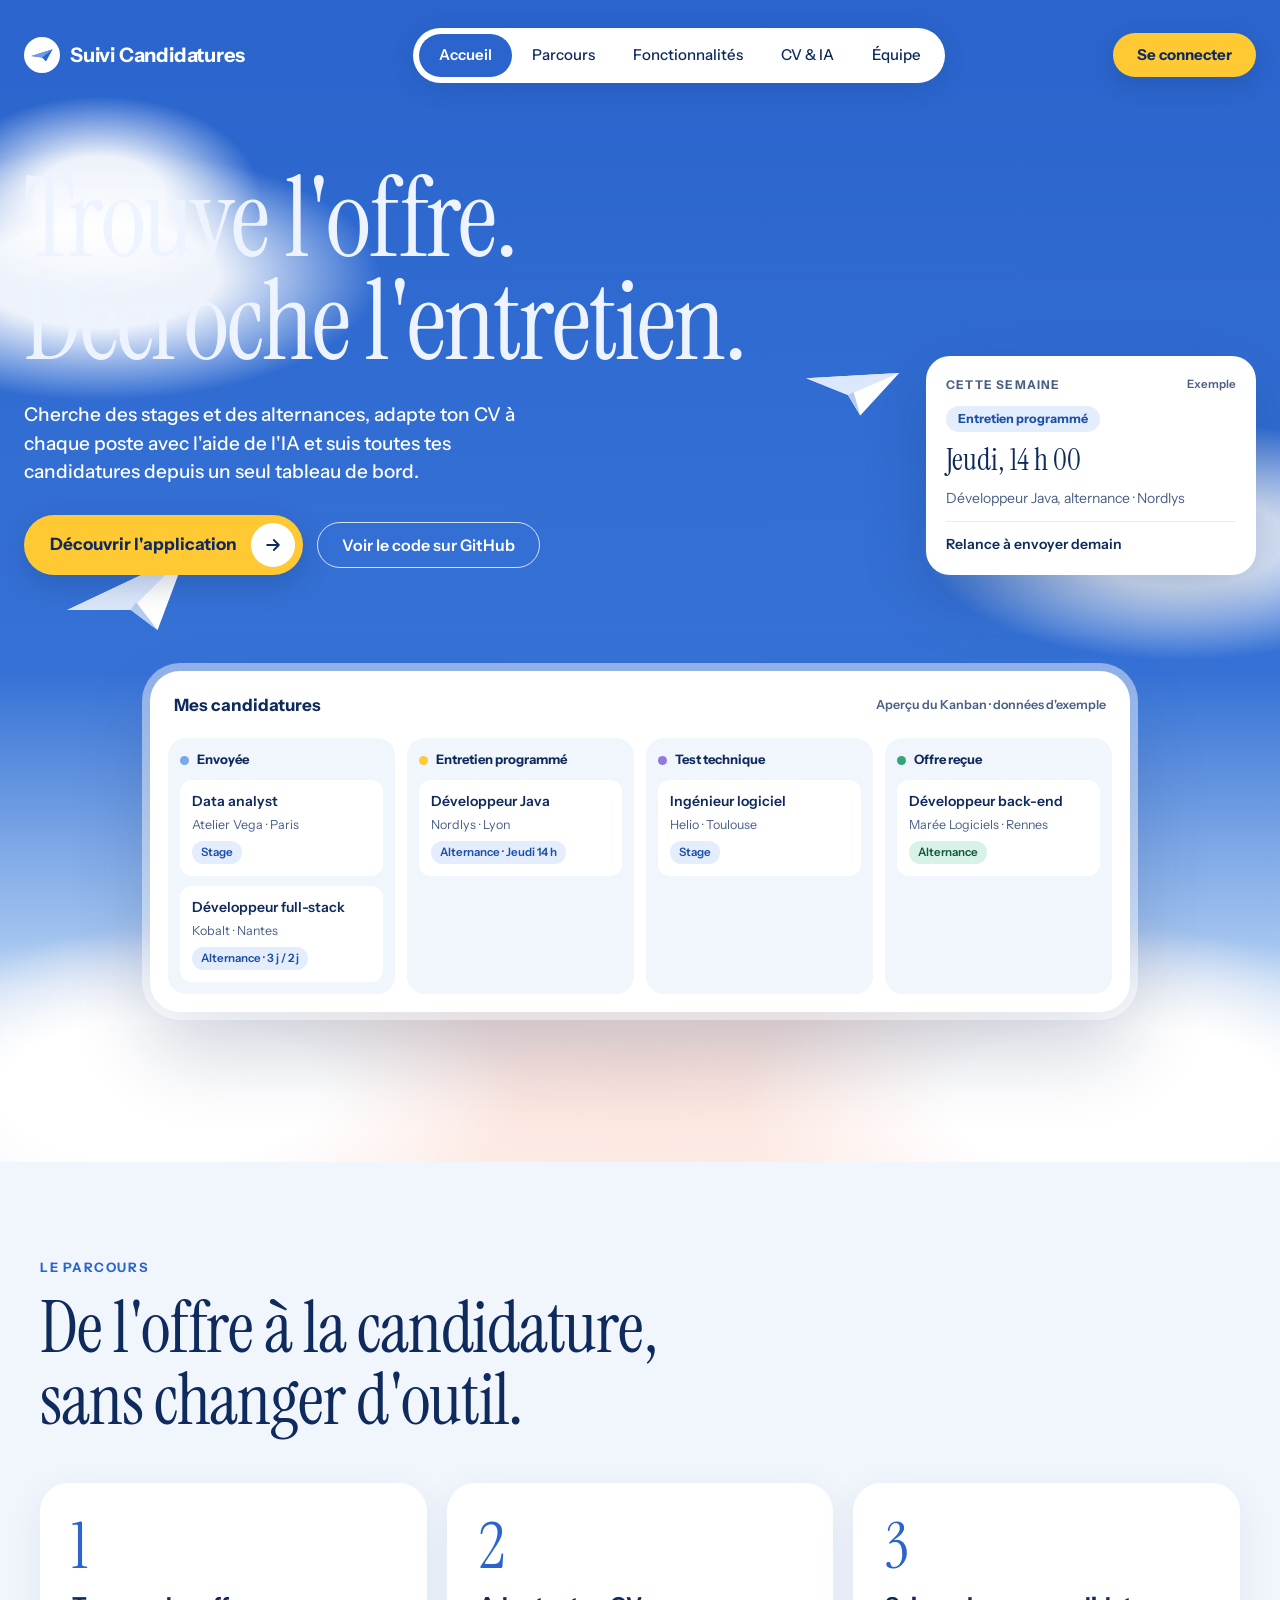
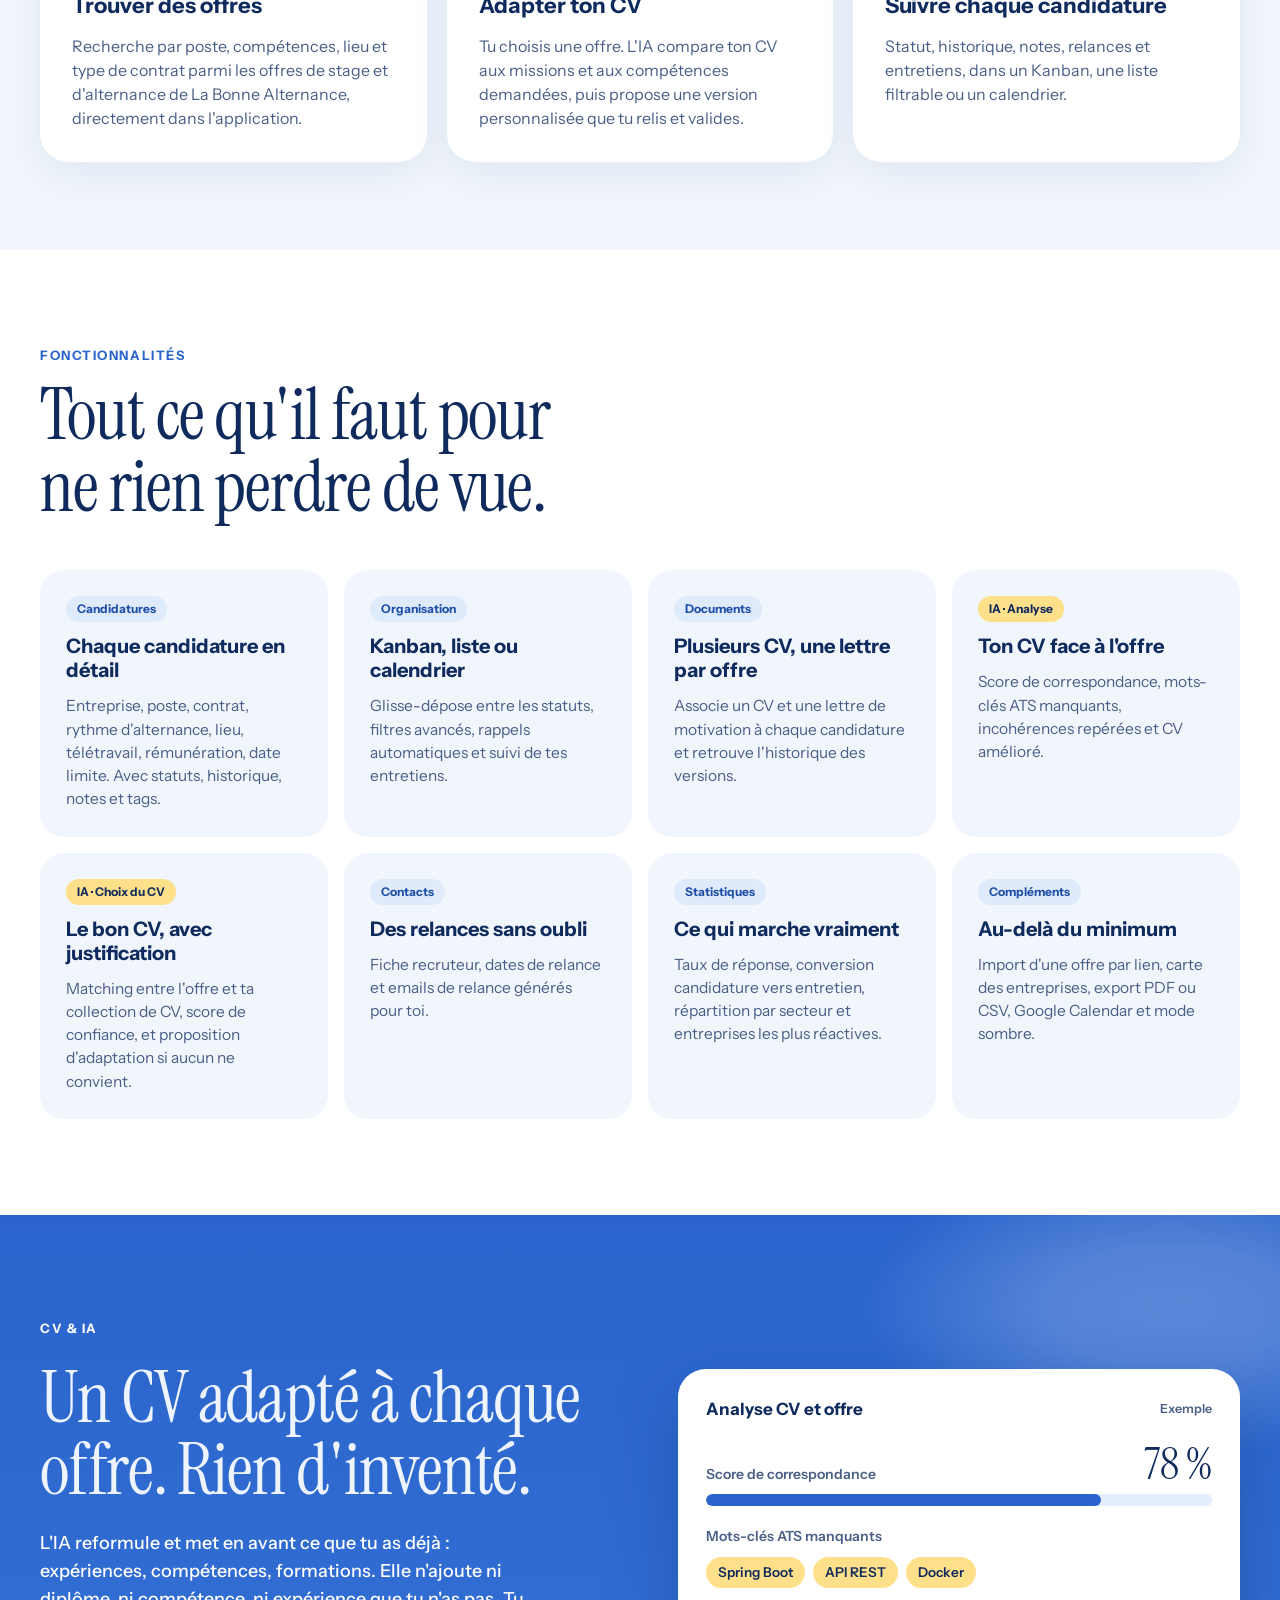
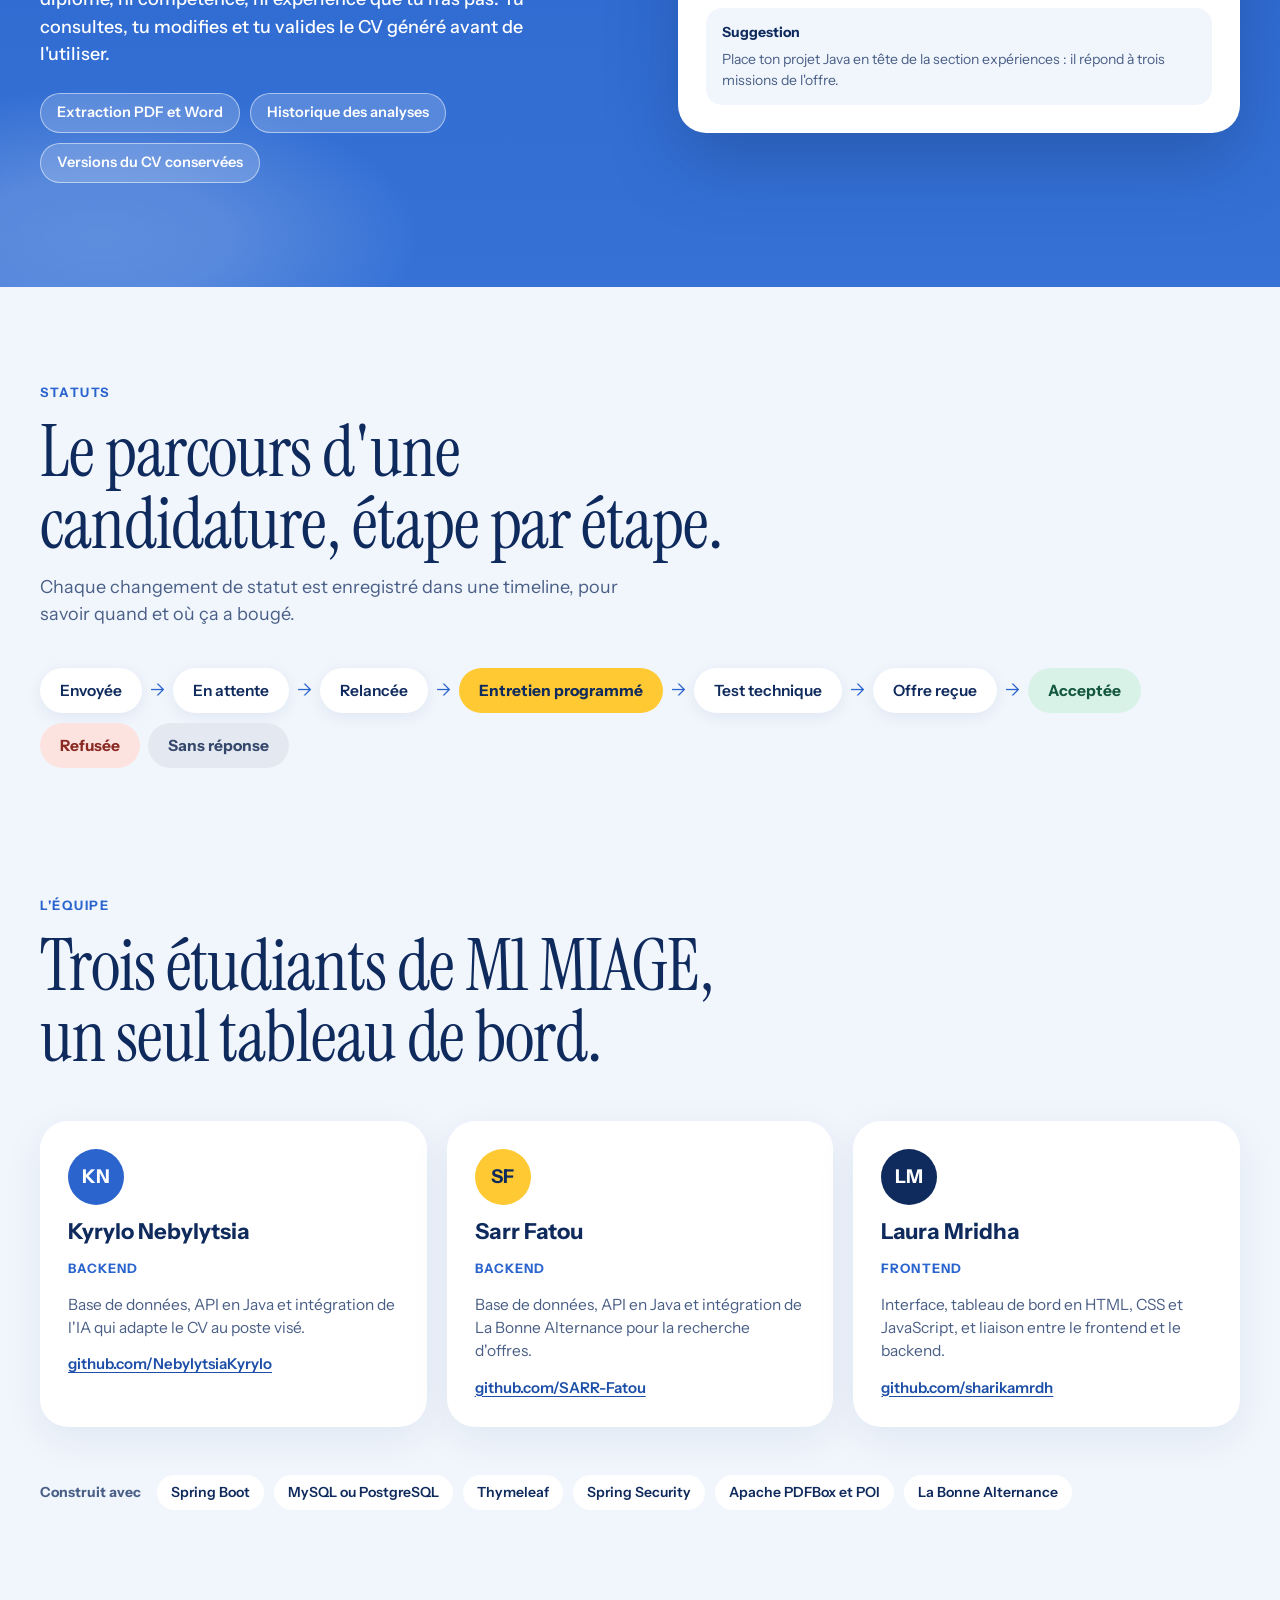
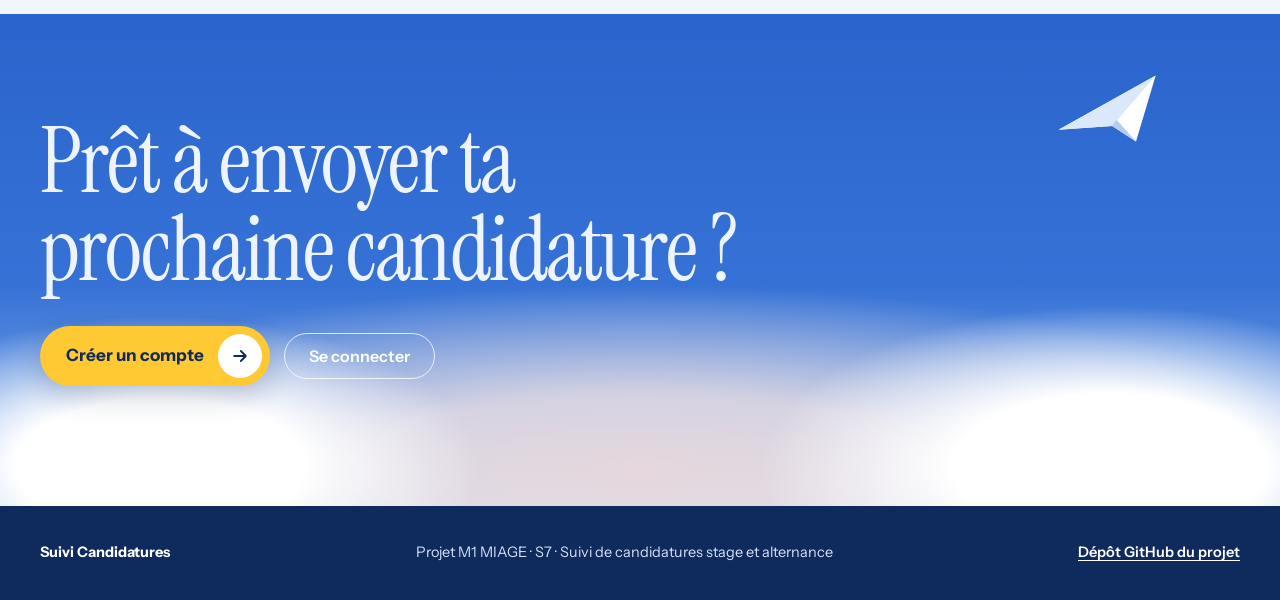
<file: src/main/resources/static/index.html>
<!doctype html>
<html lang="fr">
<head>
<meta charset="utf-8">
<meta name="viewport" content="width=device-width, initial-scale=1">
<title>Suivi Candidatures</title>
<link rel="preconnect" href="https://fonts.googleapis.com">
<link href="https://fonts.googleapis.com/css2?family=Instrument+Sans:wght@400;500;600;700&family=Instrument+Serif:ital@0;1&display=swap" rel="stylesheet">
<style>
body{margin:0;font-family:'Instrument Sans',system-ui,sans-serif;color:#0f2a5c;background:#f1f6fd}
a{text-decoration:none;color:inherit}
a:hover{opacity:.86}
a:focus-visible{outline:3px solid #0f2a5c;outline-offset:3px}
</style>
</head>
<body>
<div style="width:100%;box-sizing:border-box;background:#f1f6fd;font-family:'Instrument Sans',system-ui,sans-serif;color:#0f2a5c;line-height:1.5">

<!-- ============ HERO : ciel, nuages, avions en papier ============ -->
<header id="accueil" style="position:relative;overflow:hidden;background:linear-gradient(180deg,#2a64cc 0%,#3672d6 58%,#bcd6f5 86%,#f1f6fd 100%)">

<!-- nuages (décor) -->
<div aria-hidden="true" style="position:absolute;left:-180px;top:150px;width:560px;height:250px;background:radial-gradient(closest-side,#fff 0%,#fff 42%,rgba(255,255,255,0) 100%);opacity:.92"></div>
<div aria-hidden="true" style="position:absolute;left:-60px;top:96px;width:320px;height:200px;background:radial-gradient(closest-side,#fff 0%,#fff 40%,rgba(255,255,255,0) 100%);opacity:.9"></div>
<div aria-hidden="true" style="position:absolute;right:-160px;top:420px;width:520px;height:240px;background:radial-gradient(closest-side,#fff 0%,#fff 40%,rgba(255,255,255,0) 100%);opacity:.8"></div>
<div aria-hidden="true" style="position:absolute;left:50%;bottom:-120px;width:1500px;height:420px;margin-left:-750px;background:radial-gradient(closest-side,#ffe3da 0%,#ffe9e2 45%,rgba(255,233,226,0) 100%);opacity:.9"></div>
<div aria-hidden="true" style="position:absolute;left:-200px;bottom:-90px;width:720px;height:320px;background:radial-gradient(closest-side,#fff 0%,#fff 45%,rgba(255,255,255,0) 100%)"></div>
<div aria-hidden="true" style="position:absolute;right:-220px;bottom:-110px;width:760px;height:340px;background:radial-gradient(closest-side,#fff 0%,#fff 45%,rgba(255,255,255,0) 100%)"></div>

<!-- avions en papier (décor) -->
<svg aria-hidden="true" viewBox="0 0 120 70" style="position:absolute;left:5%;top:560px;width:130px;transform:rotate(-8deg)"><path d="M2 38 L118 2 L82 68 L60 46 Z" fill="#fff"/><path d="M2 38 L60 46 L118 2 Z" fill="#dbe8fb"/><path d="M60 46 L82 68 L66 40 Z" fill="#b5ccf0"/></svg>
<svg aria-hidden="true" viewBox="0 0 120 70" style="position:absolute;right:30%;top:360px;width:92px;transform:rotate(14deg)"><path d="M2 38 L118 2 L82 68 L60 46 Z" fill="#fff"/><path d="M2 38 L60 46 L118 2 Z" fill="#dbe8fb"/><path d="M60 46 L82 68 L66 40 Z" fill="#b5ccf0"/></svg>

<div style="position:relative;z-index:1;max-width:1280px;margin:0 auto;box-sizing:border-box;padding:28px 24px 150px;display:flex;flex-direction:column">

<!-- navigation -->
<nav aria-label="Navigation principale" style="display:flex;flex-wrap:wrap;align-items:center;justify-content:space-between;gap:16px">
<a href="#accueil" style="display:flex;align-items:center;gap:10px;color:#fff;font-weight:700;font-size:20px;letter-spacing:-.01em">
<span style="display:flex;align-items:center;justify-content:center;width:36px;height:36px;border-radius:50%;background:#fff">
<svg aria-hidden="true" viewBox="0 0 120 70" style="width:22px"><path d="M2 38 L118 2 L82 68 L60 46 Z" fill="#2a64cc"/><path d="M2 38 L60 46 L118 2 Z" fill="#6f9ae6"/></svg>
</span>
<span>Suivi Candidatures</span>
</a>
<div style="display:flex;flex-wrap:wrap;gap:2px;padding:6px;background:#fff;border-radius:999px;box-shadow:0 6px 24px rgba(15,42,92,.14)">
<a href="#accueil" style="padding:10px 20px;border-radius:999px;background:#2a64cc;color:#fff;font-size:15px;font-weight:600">Accueil</a>
<a href="#parcours" style="padding:10px 18px;border-radius:999px;font-size:15px;font-weight:500">Parcours</a>
<a href="#fonctionnalites" style="padding:10px 18px;border-radius:999px;font-size:15px;font-weight:500">Fonctionnalités</a>
<a href="#ia" style="padding:10px 18px;border-radius:999px;font-size:15px;font-weight:500">CV &amp; IA</a>
<a href="#equipe" style="padding:10px 18px;border-radius:999px;font-size:15px;font-weight:500">Équipe</a>
</div>
<a href="connexion.html" style="display:inline-flex;align-items:center;gap:10px;min-height:44px;box-sizing:border-box;padding:0 24px;border-radius:999px;background:#ffc933;color:#0f2a5c;font-size:15px;font-weight:700;box-shadow:0 8px 22px rgba(15,42,92,.2)">Se connecter</a>
</nav>

<!-- titre + appels à l'action -->
<div style="display:flex;flex-wrap:wrap;align-items:flex-end;justify-content:space-between;gap:40px;margin-top:84px">
<div style="flex:1 1 560px;min-width:0;display:flex;flex-direction:column;gap:28px">
<h1 style="margin:0;font-family:'Instrument Serif',Georgia,serif;font-weight:400;font-size:clamp(54px,8.6vw,124px);line-height:.94;letter-spacing:-.02em;color:#eef4ff">Trouve l'offre.<br>Décroche l'entretien.</h1>
<p style="margin:0;max-width:540px;font-size:19px;line-height:1.5;font-weight:500;color:#fff">Cherche des stages et des alternances, adapte ton CV à chaque poste avec l'aide de l'IA et suis toutes tes candidatures depuis un seul tableau de bord.</p>
<div style="display:flex;flex-wrap:wrap;align-items:center;gap:14px">
<a href="#parcours" style="display:inline-flex;align-items:center;gap:14px;padding:8px 8px 8px 26px;border-radius:999px;background:#ffc933;color:#0f2a5c;font-size:17px;font-weight:700;box-shadow:0 10px 28px rgba(15,42,92,.22)">
<span>Découvrir l'application</span>
<span style="display:flex;align-items:center;justify-content:center;width:44px;height:44px;border-radius:50%;background:#fff">
<svg aria-hidden="true" viewBox="0 0 24 24" width="20" height="20" fill="none" stroke="#0f2a5c" stroke-width="2.2" stroke-linecap="round" stroke-linejoin="round"><path d="M5 12h14M13 6l6 6-6 6"/></svg>
</span>
</a>
<a href="https://github.com/projet-miage-m1-candidatures/suivi-candidatures" style="display:inline-flex;align-items:center;min-height:44px;padding:0 24px;border-radius:999px;border:1.5px solid rgba(255,255,255,.8);color:#fff;font-size:16px;font-weight:600">Voir le code sur GitHub</a>
</div>
</div>

<!-- carte flottante -->
<div style="flex:0 1 290px;min-width:0;display:flex;flex-direction:column;gap:12px;padding:20px;background:#fff;border-radius:24px;box-shadow:0 24px 60px rgba(15,42,92,.22)">
<div style="display:flex;align-items:center;justify-content:space-between;gap:10px">
<span style="font-size:12px;font-weight:700;letter-spacing:.1em;text-transform:uppercase;color:#4a5f86">Cette semaine</span>
<span style="font-size:11.5px;font-weight:600;color:#4a5f86">Exemple</span>
</div>
<div style="align-self:flex-start;font-size:12.5px;font-weight:700;color:#1d4fa8;background:#e3edfc;border-radius:999px;padding:4px 12px">Entretien programmé</div>
<div style="font-family:'Instrument Serif',Georgia,serif;font-size:30px;line-height:1.05">Jeudi, 14 h 00</div>
<div style="font-size:14px;color:#4a5f86">Développeur Java, alternance · Nordlys</div>
<div style="height:1px;background:#e3edfc"></div>
<div style="font-size:14px;font-weight:600">Relance à envoyer demain</div>
</div>
</div>

<!-- aperçu du tableau de bord -->
<div id="apercu" style="margin:96px auto 0;width:100%;max-width:980px;box-sizing:border-box;padding:18px;background:#fff;border-radius:30px;box-shadow:0 0 0 8px rgba(255,255,255,.45),0 40px 80px rgba(15,42,92,.2);display:flex;flex-direction:column;gap:16px">
<div style="display:flex;flex-wrap:wrap;align-items:center;justify-content:space-between;gap:10px;padding:4px 6px">
<div style="font-size:17px;font-weight:700">Mes candidatures</div>
<div style="font-size:12.5px;font-weight:600;color:#4a5f86">Aperçu du Kanban · données d'exemple</div>
</div>
<div style="display:flex;flex-wrap:wrap;gap:12px">

<div style="flex:1 1 200px;min-width:0;box-sizing:border-box;padding:12px;background:#f1f6fd;border-radius:18px;display:flex;flex-direction:column;gap:10px">
<div style="display:flex;align-items:center;gap:8px;font-size:13px;font-weight:700"><span aria-hidden="true" style="width:9px;height:9px;border-radius:50%;background:#7aa7ee"></span>Envoyée</div>
<div style="background:#fff;border-radius:12px;padding:12px;display:flex;flex-direction:column;gap:6px">
<div style="font-size:14px;font-weight:600;line-height:1.3">Data analyst</div>
<div style="font-size:12.5px;color:#4a5f86">Atelier Vega · Paris</div>
<div style="align-self:flex-start;font-size:11.5px;font-weight:600;color:#1d4fa8;background:#e3edfc;border-radius:999px;padding:3px 9px">Stage</div>
</div>
<div style="background:#fff;border-radius:12px;padding:12px;display:flex;flex-direction:column;gap:6px">
<div style="font-size:14px;font-weight:600;line-height:1.3">Développeur full-stack</div>
<div style="font-size:12.5px;color:#4a5f86">Kobalt · Nantes</div>
<div style="align-self:flex-start;font-size:11.5px;font-weight:600;color:#1d4fa8;background:#e3edfc;border-radius:999px;padding:3px 9px">Alternance · 3 j / 2 j</div>
</div>
</div>

<div style="flex:1 1 200px;min-width:0;box-sizing:border-box;padding:12px;background:#f1f6fd;border-radius:18px;display:flex;flex-direction:column;gap:10px">
<div style="display:flex;align-items:center;gap:8px;font-size:13px;font-weight:700"><span aria-hidden="true" style="width:9px;height:9px;border-radius:50%;background:#ffc933"></span>Entretien programmé</div>
<div style="background:#fff;border-radius:12px;padding:12px;display:flex;flex-direction:column;gap:6px">
<div style="font-size:14px;font-weight:600;line-height:1.3">Développeur Java</div>
<div style="font-size:12.5px;color:#4a5f86">Nordlys · Lyon</div>
<div style="align-self:flex-start;font-size:11.5px;font-weight:600;color:#1d4fa8;background:#e3edfc;border-radius:999px;padding:3px 9px">Alternance · Jeudi 14 h</div>
</div>
</div>

<div style="flex:1 1 200px;min-width:0;box-sizing:border-box;padding:12px;background:#f1f6fd;border-radius:18px;display:flex;flex-direction:column;gap:10px">
<div style="display:flex;align-items:center;gap:8px;font-size:13px;font-weight:700"><span aria-hidden="true" style="width:9px;height:9px;border-radius:50%;background:#8f7be0"></span>Test technique</div>
<div style="background:#fff;border-radius:12px;padding:12px;display:flex;flex-direction:column;gap:6px">
<div style="font-size:14px;font-weight:600;line-height:1.3">Ingénieur logiciel</div>
<div style="font-size:12.5px;color:#4a5f86">Helio · Toulouse</div>
<div style="align-self:flex-start;font-size:11.5px;font-weight:600;color:#1d4fa8;background:#e3edfc;border-radius:999px;padding:3px 9px">Stage</div>
</div>
</div>

<div style="flex:1 1 200px;min-width:0;box-sizing:border-box;padding:12px;background:#f1f6fd;border-radius:18px;display:flex;flex-direction:column;gap:10px">
<div style="display:flex;align-items:center;gap:8px;font-size:13px;font-weight:700"><span aria-hidden="true" style="width:9px;height:9px;border-radius:50%;background:#2fa77a"></span>Offre reçue</div>
<div style="background:#fff;border-radius:12px;padding:12px;display:flex;flex-direction:column;gap:6px">
<div style="font-size:14px;font-weight:600;line-height:1.3">Développeur back-end</div>
<div style="font-size:12.5px;color:#4a5f86">Marée Logiciels · Rennes</div>
<div style="align-self:flex-start;font-size:11.5px;font-weight:600;color:#14573f;background:#d9f2e8;border-radius:999px;padding:3px 9px">Alternance</div>
</div>
</div>

</div>
</div>

</div>
</header>

<!-- ============ PARCOURS ============ -->
<section id="parcours" style="padding:96px 24px 88px;box-sizing:border-box">
<div style="max-width:1200px;margin:0 auto;display:flex;flex-direction:column;gap:48px">
<div style="display:flex;flex-direction:column;gap:14px;max-width:820px">
<div style="font-size:13px;font-weight:700;letter-spacing:.12em;text-transform:uppercase;color:#2a64cc">Le parcours</div>
<h2 style="margin:0;font-family:'Instrument Serif',Georgia,serif;font-weight:400;font-size:clamp(40px,5.6vw,72px);line-height:1;letter-spacing:-.015em;text-wrap:balance">De l'offre à la candidature, sans changer d'outil.</h2>
</div>
<div style="display:flex;flex-wrap:wrap;gap:20px">

<div style="flex:1 1 300px;min-width:0;box-sizing:border-box;padding:32px;background:#fff;border-radius:28px;display:flex;flex-direction:column;gap:14px;box-shadow:0 12px 40px rgba(15,42,92,.07)">
<div style="font-family:'Instrument Serif',Georgia,serif;font-size:64px;line-height:1;color:#2a64cc">1</div>
<h3 style="margin:0;font-size:22px;line-height:1.2">Trouver des offres</h3>
<p style="margin:0;font-size:16px;color:#4a5f86">Recherche par poste, compétences, lieu et type de contrat parmi les offres de stage et d'alternance de La Bonne Alternance, directement dans l'application.</p>
</div>

<div style="flex:1 1 300px;min-width:0;box-sizing:border-box;padding:32px;background:#fff;border-radius:28px;display:flex;flex-direction:column;gap:14px;box-shadow:0 12px 40px rgba(15,42,92,.07)">
<div style="font-family:'Instrument Serif',Georgia,serif;font-size:64px;line-height:1;color:#2a64cc">2</div>
<h3 style="margin:0;font-size:22px;line-height:1.2">Adapter ton CV</h3>
<p style="margin:0;font-size:16px;color:#4a5f86">Tu choisis une offre. L'IA compare ton CV aux missions et aux compétences demandées, puis propose une version personnalisée que tu relis et valides.</p>
</div>

<div style="flex:1 1 300px;min-width:0;box-sizing:border-box;padding:32px;background:#fff;border-radius:28px;display:flex;flex-direction:column;gap:14px;box-shadow:0 12px 40px rgba(15,42,92,.07)">
<div style="font-family:'Instrument Serif',Georgia,serif;font-size:64px;line-height:1;color:#2a64cc">3</div>
<h3 style="margin:0;font-size:22px;line-height:1.2">Suivre chaque candidature</h3>
<p style="margin:0;font-size:16px;color:#4a5f86">Statut, historique, notes, relances et entretiens, dans un Kanban, une liste filtrable ou un calendrier.</p>
</div>

</div>
</div>
</section>

<!-- ============ FONCTIONNALITÉS ============ -->
<section id="fonctionnalites" style="padding:96px 24px;box-sizing:border-box;background:#fff">
<div style="max-width:1200px;margin:0 auto;display:flex;flex-direction:column;gap:48px">
<div style="display:flex;flex-direction:column;gap:14px;max-width:820px">
<div style="font-size:13px;font-weight:700;letter-spacing:.12em;text-transform:uppercase;color:#2a64cc">Fonctionnalités</div>
<h2 style="margin:0;font-family:'Instrument Serif',Georgia,serif;font-weight:400;font-size:clamp(40px,5.6vw,72px);line-height:1;letter-spacing:-.015em;text-wrap:balance">Tout ce qu'il faut pour ne rien perdre de vue.</h2>
</div>
<div style="display:flex;flex-wrap:wrap;gap:16px">

<div style="flex:1 1 250px;min-width:0;box-sizing:border-box;padding:26px;background:#f1f6fd;border-radius:24px;display:flex;flex-direction:column;gap:12px">
<div style="align-self:flex-start;font-size:12px;font-weight:700;color:#1d4fa8;background:#dfeafb;border-radius:999px;padding:4px 11px">Candidatures</div>
<h3 style="margin:0;font-size:20px;line-height:1.2">Chaque candidature en détail</h3>
<p style="margin:0;font-size:15.5px;color:#4a5f86">Entreprise, poste, contrat, rythme d'alternance, lieu, télétravail, rémunération, date limite. Avec statuts, historique, notes et tags.</p>
</div>

<div style="flex:1 1 250px;min-width:0;box-sizing:border-box;padding:26px;background:#f1f6fd;border-radius:24px;display:flex;flex-direction:column;gap:12px">
<div style="align-self:flex-start;font-size:12px;font-weight:700;color:#1d4fa8;background:#dfeafb;border-radius:999px;padding:4px 11px">Organisation</div>
<h3 style="margin:0;font-size:20px;line-height:1.2">Kanban, liste ou calendrier</h3>
<p style="margin:0;font-size:15.5px;color:#4a5f86">Glisse-dépose entre les statuts, filtres avancés, rappels automatiques et suivi de tes entretiens.</p>
</div>

<div style="flex:1 1 250px;min-width:0;box-sizing:border-box;padding:26px;background:#f1f6fd;border-radius:24px;display:flex;flex-direction:column;gap:12px">
<div style="align-self:flex-start;font-size:12px;font-weight:700;color:#1d4fa8;background:#dfeafb;border-radius:999px;padding:4px 11px">Documents</div>
<h3 style="margin:0;font-size:20px;line-height:1.2">Plusieurs CV, une lettre par offre</h3>
<p style="margin:0;font-size:15.5px;color:#4a5f86">Associe un CV et une lettre de motivation à chaque candidature et retrouve l'historique des versions.</p>
</div>

<div style="flex:1 1 250px;min-width:0;box-sizing:border-box;padding:26px;background:#f1f6fd;border-radius:24px;display:flex;flex-direction:column;gap:12px">
<div style="align-self:flex-start;font-size:12px;font-weight:700;color:#0f2a5c;background:#ffe08a;border-radius:999px;padding:4px 11px">IA · Analyse</div>
<h3 style="margin:0;font-size:20px;line-height:1.2">Ton CV face à l'offre</h3>
<p style="margin:0;font-size:15.5px;color:#4a5f86">Score de correspondance, mots-clés ATS manquants, incohérences repérées et CV amélioré.</p>
</div>

<div style="flex:1 1 250px;min-width:0;box-sizing:border-box;padding:26px;background:#f1f6fd;border-radius:24px;display:flex;flex-direction:column;gap:12px">
<div style="align-self:flex-start;font-size:12px;font-weight:700;color:#0f2a5c;background:#ffe08a;border-radius:999px;padding:4px 11px">IA · Choix du CV</div>
<h3 style="margin:0;font-size:20px;line-height:1.2">Le bon CV, avec justification</h3>
<p style="margin:0;font-size:15.5px;color:#4a5f86">Matching entre l'offre et ta collection de CV, score de confiance, et proposition d'adaptation si aucun ne convient.</p>
</div>

<div style="flex:1 1 250px;min-width:0;box-sizing:border-box;padding:26px;background:#f1f6fd;border-radius:24px;display:flex;flex-direction:column;gap:12px">
<div style="align-self:flex-start;font-size:12px;font-weight:700;color:#1d4fa8;background:#dfeafb;border-radius:999px;padding:4px 11px">Contacts</div>
<h3 style="margin:0;font-size:20px;line-height:1.2">Des relances sans oubli</h3>
<p style="margin:0;font-size:15.5px;color:#4a5f86">Fiche recruteur, dates de relance et emails de relance générés pour toi.</p>
</div>

<div style="flex:1 1 250px;min-width:0;box-sizing:border-box;padding:26px;background:#f1f6fd;border-radius:24px;display:flex;flex-direction:column;gap:12px">
<div style="align-self:flex-start;font-size:12px;font-weight:700;color:#1d4fa8;background:#dfeafb;border-radius:999px;padding:4px 11px">Statistiques</div>
<h3 style="margin:0;font-size:20px;line-height:1.2">Ce qui marche vraiment</h3>
<p style="margin:0;font-size:15.5px;color:#4a5f86">Taux de réponse, conversion candidature vers entretien, répartition par secteur et entreprises les plus réactives.</p>
</div>

<div style="flex:1 1 250px;min-width:0;box-sizing:border-box;padding:26px;background:#f1f6fd;border-radius:24px;display:flex;flex-direction:column;gap:12px">
<div style="align-self:flex-start;font-size:12px;font-weight:700;color:#1d4fa8;background:#dfeafb;border-radius:999px;padding:4px 11px">Compléments</div>
<h3 style="margin:0;font-size:20px;line-height:1.2">Au-delà du minimum</h3>
<p style="margin:0;font-size:15.5px;color:#4a5f86">Import d'une offre par lien, carte des entreprises, export PDF ou CSV, Google Calendar et mode sombre.</p>
</div>

</div>
</div>
</section>

<!-- ============ IA ============ -->
<section id="ia" style="position:relative;overflow:hidden;padding:104px 24px;box-sizing:border-box;background:linear-gradient(180deg,#2a64cc 0%,#3672d6 100%);color:#fff">
<div aria-hidden="true" style="position:absolute;right:-200px;top:-60px;width:620px;height:300px;background:radial-gradient(closest-side,#fff 0%,rgba(255,255,255,.85) 40%,rgba(255,255,255,0) 100%);opacity:.22"></div>
<div aria-hidden="true" style="position:absolute;left:-220px;bottom:-100px;width:640px;height:300px;background:radial-gradient(closest-side,#fff 0%,rgba(255,255,255,.85) 40%,rgba(255,255,255,0) 100%);opacity:.2"></div>
<div style="position:relative;max-width:1200px;margin:0 auto;display:flex;flex-wrap:wrap;align-items:center;gap:56px">

<div style="flex:1 1 420px;min-width:0;display:flex;flex-direction:column;gap:24px">
<div style="font-size:13px;font-weight:700;letter-spacing:.12em;text-transform:uppercase;color:#fff">CV &amp; IA</div>
<h2 style="margin:0;font-family:'Instrument Serif',Georgia,serif;font-weight:400;font-size:clamp(40px,5.6vw,72px);line-height:1;letter-spacing:-.015em;color:#eef4ff;text-wrap:balance">Un CV adapté à chaque offre. Rien d'inventé.</h2>
<p style="margin:0;max-width:520px;font-size:18px;line-height:1.55;font-weight:500;color:#fff">L'IA reformule et met en avant ce que tu as déjà : expériences, compétences, formations. Elle n'ajoute ni diplôme, ni compétence, ni expérience que tu n'as pas. Tu consultes, tu modifies et tu valides le CV généré avant de l'utiliser.</p>
<div style="display:flex;flex-wrap:wrap;gap:10px">
<span style="padding:8px 16px;border-radius:999px;background:rgba(255,255,255,.18);border:1px solid rgba(255,255,255,.5);font-size:14.5px;font-weight:600">Extraction PDF et Word</span>
<span style="padding:8px 16px;border-radius:999px;background:rgba(255,255,255,.18);border:1px solid rgba(255,255,255,.5);font-size:14.5px;font-weight:600">Historique des analyses</span>
<span style="padding:8px 16px;border-radius:999px;background:rgba(255,255,255,.18);border:1px solid rgba(255,255,255,.5);font-size:14.5px;font-weight:600">Versions du CV conservées</span>
</div>
</div>

<div style="flex:1 1 400px;min-width:0;box-sizing:border-box;padding:28px;background:#fff;border-radius:28px;color:#0f2a5c;display:flex;flex-direction:column;gap:20px;box-shadow:0 30px 70px rgba(15,42,92,.28)">
<div style="display:flex;flex-wrap:wrap;align-items:center;justify-content:space-between;gap:8px">
<div style="font-size:17px;font-weight:700">Analyse CV et offre</div>
<div style="font-size:12.5px;font-weight:600;color:#4a5f86">Exemple</div>
</div>
<div style="display:flex;flex-direction:column;gap:8px">
<div style="display:flex;align-items:baseline;justify-content:space-between;gap:10px">
<span style="font-size:14px;font-weight:600;color:#4a5f86">Score de correspondance</span>
<span style="font-family:'Instrument Serif',Georgia,serif;font-size:44px;line-height:1">78 %</span>
</div>
<div style="height:12px;border-radius:999px;background:#e3edfc;overflow:hidden"><div style="width:78%;height:100%;border-radius:999px;background:#2a64cc"></div></div>
</div>
<div style="display:flex;flex-direction:column;gap:10px">
<div style="font-size:14px;font-weight:600;color:#4a5f86">Mots-clés ATS manquants</div>
<div style="display:flex;flex-wrap:wrap;gap:8px">
<span style="padding:5px 12px;border-radius:999px;background:#ffe08a;font-size:13.5px;font-weight:600">Spring Boot</span>
<span style="padding:5px 12px;border-radius:999px;background:#ffe08a;font-size:13.5px;font-weight:600">API REST</span>
<span style="padding:5px 12px;border-radius:999px;background:#ffe08a;font-size:13.5px;font-weight:600">Docker</span>
</div>
</div>
<div style="display:flex;flex-direction:column;gap:6px;padding:14px 16px;background:#f1f6fd;border-radius:16px">
<div style="font-size:14px;font-weight:700">Suggestion</div>
<div style="font-size:14px;color:#4a5f86">Place ton projet Java en tête de la section expériences : il répond à trois missions de l'offre.</div>
</div>
</div>

</div>
</section>

<!-- ============ STATUTS ============ -->
<section id="statuts" style="padding:96px 24px 40px;box-sizing:border-box">
<div style="max-width:1200px;margin:0 auto;display:flex;flex-direction:column;gap:40px">
<div style="display:flex;flex-direction:column;gap:14px;max-width:820px">
<div style="font-size:13px;font-weight:700;letter-spacing:.12em;text-transform:uppercase;color:#2a64cc">Statuts</div>
<h2 style="margin:0;font-family:'Instrument Serif',Georgia,serif;font-weight:400;font-size:clamp(40px,5.6vw,72px);line-height:1;letter-spacing:-.015em;text-wrap:balance">Le parcours d'une candidature, étape par étape.</h2>
<p style="margin:0;font-size:18px;color:#4a5f86;max-width:620px">Chaque changement de statut est enregistré dans une timeline, pour savoir quand et où ça a bougé.</p>
</div>
<div style="display:flex;flex-wrap:wrap;align-items:center;gap:10px 8px">
<span style="padding:11px 20px;border-radius:999px;background:#fff;font-size:15.5px;font-weight:600;box-shadow:0 4px 16px rgba(15,42,92,.07)">Envoyée</span>
<span aria-hidden="true" style="color:#2a64cc;font-size:18px">→</span>
<span style="padding:11px 20px;border-radius:999px;background:#fff;font-size:15.5px;font-weight:600;box-shadow:0 4px 16px rgba(15,42,92,.07)">En attente</span>
<span aria-hidden="true" style="color:#2a64cc;font-size:18px">→</span>
<span style="padding:11px 20px;border-radius:999px;background:#fff;font-size:15.5px;font-weight:600;box-shadow:0 4px 16px rgba(15,42,92,.07)">Relancée</span>
<span aria-hidden="true" style="color:#2a64cc;font-size:18px">→</span>
<span style="padding:11px 20px;border-radius:999px;background:#ffc933;font-size:15.5px;font-weight:700">Entretien programmé</span>
<span aria-hidden="true" style="color:#2a64cc;font-size:18px">→</span>
<span style="padding:11px 20px;border-radius:999px;background:#fff;font-size:15.5px;font-weight:600;box-shadow:0 4px 16px rgba(15,42,92,.07)">Test technique</span>
<span aria-hidden="true" style="color:#2a64cc;font-size:18px">→</span>
<span style="padding:11px 20px;border-radius:999px;background:#fff;font-size:15.5px;font-weight:600;box-shadow:0 4px 16px rgba(15,42,92,.07)">Offre reçue</span>
<span aria-hidden="true" style="color:#2a64cc;font-size:18px">→</span>
<span style="padding:11px 20px;border-radius:999px;background:#d9f2e8;color:#14573f;font-size:15.5px;font-weight:700">Acceptée</span>
<span style="padding:11px 20px;border-radius:999px;background:#fde3e0;color:#8a2a22;font-size:15.5px;font-weight:700">Refusée</span>
<span style="padding:11px 20px;border-radius:999px;background:#e4e9f1;color:#35476b;font-size:15.5px;font-weight:700">Sans réponse</span>
</div>
</div>
</section>

<!-- ============ ÉQUIPE ============ -->
<section id="equipe" style="padding:88px 24px 104px;box-sizing:border-box">
<div style="max-width:1200px;margin:0 auto;display:flex;flex-direction:column;gap:48px">
<div style="display:flex;flex-direction:column;gap:14px;max-width:820px">
<div style="font-size:13px;font-weight:700;letter-spacing:.12em;text-transform:uppercase;color:#2a64cc">L'équipe</div>
<h2 style="margin:0;font-family:'Instrument Serif',Georgia,serif;font-weight:400;font-size:clamp(40px,5.6vw,72px);line-height:1;letter-spacing:-.015em;text-wrap:balance">Trois étudiants de M1 MIAGE, un seul tableau de bord.</h2>
</div>
<div style="display:flex;flex-wrap:wrap;gap:20px">

<div style="flex:1 1 300px;min-width:0;box-sizing:border-box;padding:28px;background:#fff;border-radius:28px;display:flex;flex-direction:column;gap:14px;box-shadow:0 12px 40px rgba(15,42,92,.07)">
<div aria-hidden="true" style="display:flex;align-items:center;justify-content:center;width:56px;height:56px;border-radius:50%;background:#2a64cc;color:#fff;font-size:19px;font-weight:700">KN</div>
<h3 style="margin:0;font-size:22px;line-height:1.2">Kyrylo Nebylytsia</h3>
<div style="font-size:13px;font-weight:700;letter-spacing:.08em;text-transform:uppercase;color:#2a64cc">Backend</div>
<p style="margin:0;font-size:15.5px;color:#4a5f86">Base de données, API en Java et intégration de l'IA qui adapte le CV au poste visé.</p>
<a href="https://github.com/NebylytsiaKyrylo" style="font-size:15px;font-weight:600;color:#1d4fa8;text-decoration:underline;text-underline-offset:3px">github.com/NebylytsiaKyrylo</a>
</div>

<div style="flex:1 1 300px;min-width:0;box-sizing:border-box;padding:28px;background:#fff;border-radius:28px;display:flex;flex-direction:column;gap:14px;box-shadow:0 12px 40px rgba(15,42,92,.07)">
<div aria-hidden="true" style="display:flex;align-items:center;justify-content:center;width:56px;height:56px;border-radius:50%;background:#ffc933;color:#0f2a5c;font-size:19px;font-weight:700">SF</div>
<h3 style="margin:0;font-size:22px;line-height:1.2">Sarr Fatou</h3>
<div style="font-size:13px;font-weight:700;letter-spacing:.08em;text-transform:uppercase;color:#2a64cc">Backend</div>
<p style="margin:0;font-size:15.5px;color:#4a5f86">Base de données, API en Java et intégration de La Bonne Alternance pour la recherche d'offres.</p>
<a href="https://github.com/SARR-Fatou" style="font-size:15px;font-weight:600;color:#1d4fa8;text-decoration:underline;text-underline-offset:3px">github.com/SARR-Fatou</a>
</div>

<div style="flex:1 1 300px;min-width:0;box-sizing:border-box;padding:28px;background:#fff;border-radius:28px;display:flex;flex-direction:column;gap:14px;box-shadow:0 12px 40px rgba(15,42,92,.07)">
<div aria-hidden="true" style="display:flex;align-items:center;justify-content:center;width:56px;height:56px;border-radius:50%;background:#0f2a5c;color:#fff;font-size:19px;font-weight:700">LM</div>
<h3 style="margin:0;font-size:22px;line-height:1.2">Laura Mridha</h3>
<div style="font-size:13px;font-weight:700;letter-spacing:.08em;text-transform:uppercase;color:#2a64cc">Frontend</div>
<p style="margin:0;font-size:15.5px;color:#4a5f86">Interface, tableau de bord en HTML, CSS et JavaScript, et liaison entre le frontend et le backend.</p>
<a href="https://github.com/sharikamrdh" style="font-size:15px;font-weight:600;color:#1d4fa8;text-decoration:underline;text-underline-offset:3px">github.com/sharikamrdh</a>
</div>

</div>
<div style="display:flex;flex-wrap:wrap;align-items:center;gap:10px">
<span style="font-size:14px;font-weight:700;color:#4a5f86;margin-right:6px">Construit avec</span>
<span style="padding:7px 14px;border-radius:999px;background:#fff;font-size:14px;font-weight:600">Spring Boot</span>
<span style="padding:7px 14px;border-radius:999px;background:#fff;font-size:14px;font-weight:600">MySQL ou PostgreSQL</span>
<span style="padding:7px 14px;border-radius:999px;background:#fff;font-size:14px;font-weight:600">Thymeleaf</span>
<span style="padding:7px 14px;border-radius:999px;background:#fff;font-size:14px;font-weight:600">Spring Security</span>
<span style="padding:7px 14px;border-radius:999px;background:#fff;font-size:14px;font-weight:600">Apache PDFBox et POI</span>
<span style="padding:7px 14px;border-radius:999px;background:#fff;font-size:14px;font-weight:600">La Bonne Alternance</span>
</div>
</div>
</section>

<!-- ============ APPEL FINAL ============ -->
<section id="commencer" style="position:relative;overflow:hidden;padding:104px 24px 120px;box-sizing:border-box;background:linear-gradient(180deg,#2a64cc 0%,#3672d6 55%,#8fb6ec 100%);color:#fff;text-align:left">
<div aria-hidden="true" style="position:absolute;left:50%;bottom:-140px;width:1400px;height:360px;margin-left:-700px;background:radial-gradient(closest-side,#ffe3da 0%,rgba(255,233,226,.9) 40%,rgba(255,233,226,0) 100%);opacity:.8"></div>
<div aria-hidden="true" style="position:absolute;left:-160px;bottom:-110px;width:640px;height:300px;background:radial-gradient(closest-side,#fff 0%,#fff 45%,rgba(255,255,255,0) 100%)"></div>
<div aria-hidden="true" style="position:absolute;right:-180px;bottom:-120px;width:700px;height:320px;background:radial-gradient(closest-side,#fff 0%,#fff 45%,rgba(255,255,255,0) 100%)"></div>
<svg aria-hidden="true" viewBox="0 0 120 70" style="position:absolute;right:9%;top:70px;width:110px;transform:rotate(-12deg)"><path d="M2 38 L118 2 L82 68 L60 46 Z" fill="#fff"/><path d="M2 38 L60 46 L118 2 Z" fill="#dbe8fb"/><path d="M60 46 L82 68 L66 40 Z" fill="#b5ccf0"/></svg>
<div style="position:relative;max-width:1200px;margin:0 auto;display:flex;flex-direction:column;gap:32px">
<h2 style="margin:0;max-width:880px;font-family:'Instrument Serif',Georgia,serif;font-weight:400;font-size:clamp(46px,7vw,96px);line-height:.98;letter-spacing:-.02em;color:#eef4ff;text-wrap:balance">Prêt à envoyer ta prochaine candidature ?</h2>
<div style="display:flex;flex-wrap:wrap;align-items:center;gap:14px">
<a href="inscription.html" style="display:inline-flex;align-items:center;gap:14px;padding:8px 8px 8px 26px;border-radius:999px;background:#ffc933;color:#0f2a5c;font-size:17px;font-weight:700;box-shadow:0 10px 28px rgba(15,42,92,.22)">
<span>Créer un compte</span>
<span style="display:flex;align-items:center;justify-content:center;width:44px;height:44px;border-radius:50%;background:#fff">
<svg aria-hidden="true" viewBox="0 0 24 24" width="20" height="20" fill="none" stroke="#0f2a5c" stroke-width="2.2" stroke-linecap="round" stroke-linejoin="round"><path d="M5 12h14M13 6l6 6-6 6"/></svg>
</span>
</a>
<a href="connexion.html" style="display:inline-flex;align-items:center;min-height:44px;padding:0 24px;border-radius:999px;border:1.5px solid rgba(255,255,255,.8);color:#fff;font-size:16px;font-weight:600">Se connecter</a>
</div>
</div>
</section>

<!-- ============ PIED DE PAGE ============ -->
<footer style="padding:36px 24px;box-sizing:border-box;background:#0f2a5c;color:#fff">
<div style="max-width:1200px;margin:0 auto;display:flex;flex-wrap:wrap;align-items:center;justify-content:space-between;gap:16px;font-size:14.5px">
<div style="font-weight:700">Suivi Candidatures</div>
<div style="color:#d6e2f7">Projet M1 MIAGE · S7 · Suivi de candidatures stage et alternance</div>
<a href="https://github.com/projet-miage-m1-candidatures/suivi-candidatures" style="font-weight:600;text-decoration:underline;text-underline-offset:3px">Dépôt GitHub du projet</a>
</div>
</footer>

</div>
</body>
</html>
</file>
